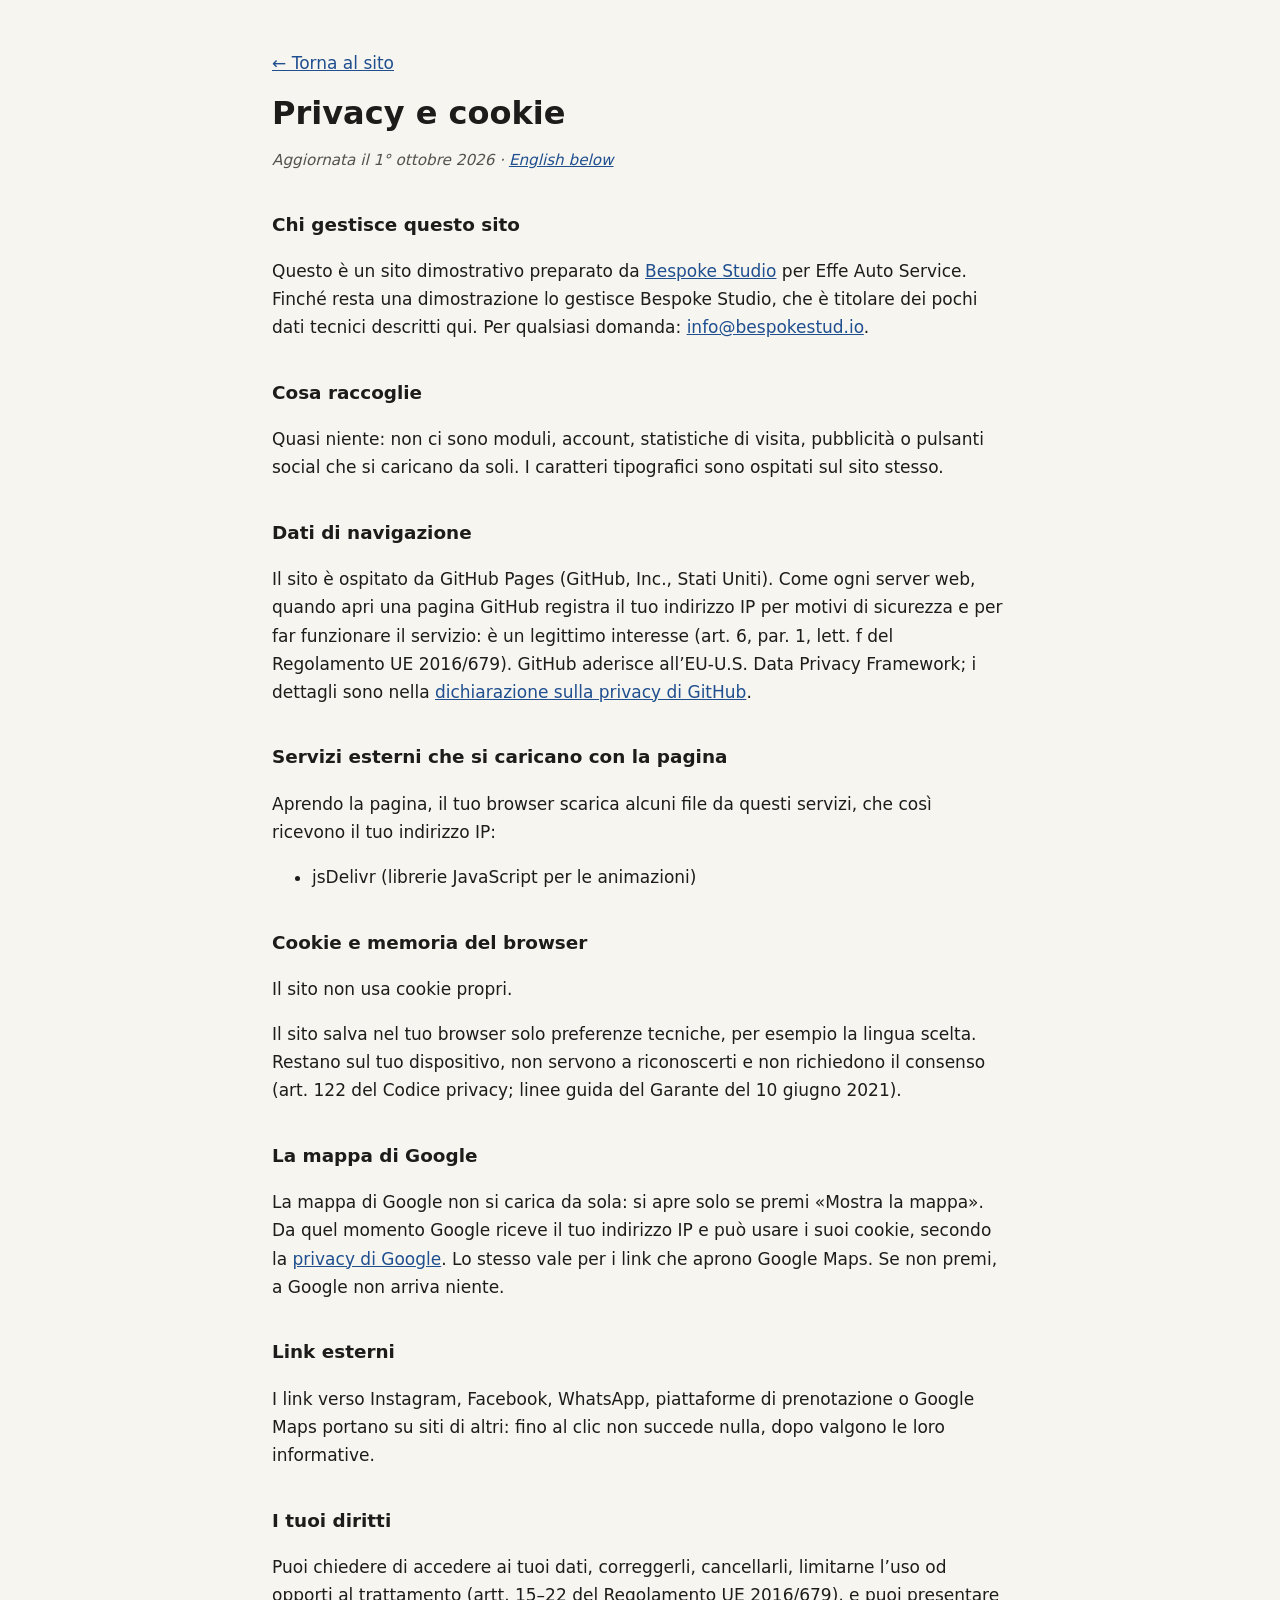
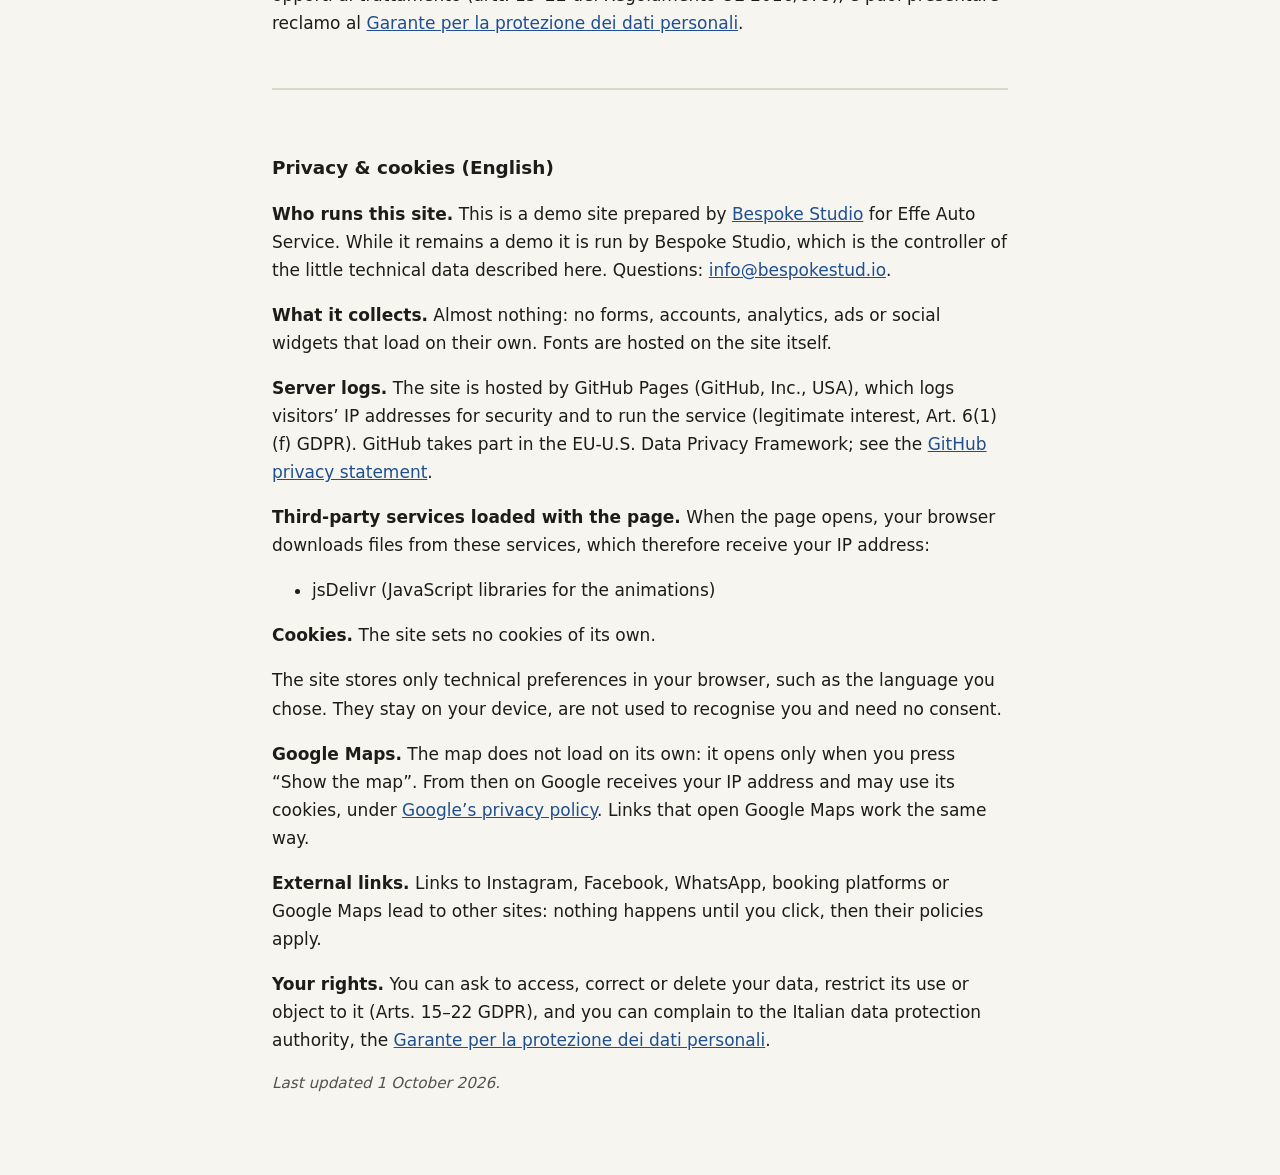
<file: privacy.html>
<!DOCTYPE html>
<html lang="it">
<head>
  <meta charset="UTF-8">
  <meta name="viewport" content="width=device-width, initial-scale=1.0">
  <meta name="robots" content="noindex">
  <title>Privacy e cookie · Effe Auto Service</title>
  <meta name="description" content="Informativa privacy e cookie del sito Effe Auto Service.">
  <style>
    body { margin: 0; background: #f7f5f0; color: #1d1c1a; font: 17px/1.65 system-ui, -apple-system, "Segoe UI", Roboto, sans-serif; }
    main { max-width: 46rem; margin: 0 auto; padding: 32px 20px 64px; }
    h1 { font-size: 2rem; line-height: 1.2; margin: 0.4em 0 0.2em; }
    h2 { font-size: 1.15rem; margin: 2em 0 0.4em; }
    a { color: #1f4f8f; }
    .data { color: #55524c; font-style: italic; font-size: 0.95rem; }
    .en { margin-top: 3em; padding-top: 1.5em; border-top: 2px solid #ddd8cc; }
    code { font-size: 0.9em; background: #ebe7dc; padding: 0 4px; border-radius: 3px; }
  </style>
</head>
<body>
<main>
  <p><a href="index.html">← Torna al sito</a></p>
  <h1>Privacy e cookie</h1>
  <p class="data">Aggiornata il 1° ottobre 2026 · <a href="#english" lang="en">English below</a></p>
  <h2>Chi gestisce questo sito</h2>
  <p>Questo è un sito dimostrativo preparato da <a href="https://bespokestud.io" rel="noopener">Bespoke Studio</a> per Effe Auto Service. Finché resta una dimostrazione lo gestisce Bespoke Studio, che è titolare dei pochi dati tecnici descritti qui. Per qualsiasi domanda: <a href="mailto:info@bespokestud.io">info@bespokestud.io</a>.</p>
  <h2>Cosa raccoglie</h2>
  <p>Quasi niente: non ci sono moduli, account, statistiche di visita, pubblicità o pulsanti social che si caricano da soli. I caratteri tipografici sono ospitati sul sito stesso.</p>
  <h2>Dati di navigazione</h2>
  <p>Il sito è ospitato da GitHub Pages (GitHub, Inc., Stati Uniti). Come ogni server web, quando apri una pagina GitHub registra il tuo indirizzo IP per motivi di sicurezza e per far funzionare il servizio: è un legittimo interesse (art. 6, par. 1, lett. f del Regolamento UE 2016/679). GitHub aderisce all’EU-U.S. Data Privacy Framework; i dettagli sono nella <a href="https://docs.github.com/site-policy/privacy-policies/github-general-privacy-statement" rel="noopener">dichiarazione sulla privacy di GitHub</a>.</p>
  <h2>Servizi esterni che si caricano con la pagina</h2>
  <p>Aprendo la pagina, il tuo browser scarica alcuni file da questi servizi, che così ricevono il tuo indirizzo IP:</p>
  <ul><li>jsDelivr (librerie JavaScript per le animazioni)</li></ul>
  <h2>Cookie e memoria del browser</h2>
  <p>Il sito non usa cookie propri.</p>
  <p>Il sito salva nel tuo browser solo preferenze tecniche, per esempio la lingua scelta. Restano sul tuo dispositivo, non servono a riconoscerti e non richiedono il consenso (art. 122 del Codice privacy; linee guida del Garante del 10 giugno 2021).</p>
  <h2>La mappa di Google</h2>
  <p>La mappa di Google non si carica da sola: si apre solo se premi «Mostra la mappa». Da quel momento Google riceve il tuo indirizzo IP e può usare i suoi cookie, secondo la <a href="https://policies.google.com/privacy?hl=it" rel="noopener">privacy di Google</a>. Lo stesso vale per i link che aprono Google Maps. Se non premi, a Google non arriva niente.</p>
  <h2>Link esterni</h2>
  <p>I link verso Instagram, Facebook, WhatsApp, piattaforme di prenotazione o Google Maps portano su siti di altri: fino al clic non succede nulla, dopo valgono le loro informative.</p>
  
  <h2>I tuoi diritti</h2>
  <p>Puoi chiedere di accedere ai tuoi dati, correggerli, cancellarli, limitarne l’uso od opporti al trattamento (artt. 15–22 del Regolamento UE 2016/679), e puoi presentare reclamo al <a href="https://www.garanteprivacy.it" rel="noopener">Garante per la protezione dei dati personali</a>.</p>
  <div class="en" id="english" lang="en">
    <h2>Privacy &amp; cookies (English)</h2>
    <p><strong>Who runs this site.</strong> This is a demo site prepared by <a href="https://bespokestud.io" rel="noopener">Bespoke Studio</a> for Effe Auto Service. While it remains a demo it is run by Bespoke Studio, which is the controller of the little technical data described here. Questions: <a href="mailto:info@bespokestud.io">info@bespokestud.io</a>.</p>
    <p><strong>What it collects.</strong> Almost nothing: no forms, accounts, analytics, ads or social widgets that load on their own. Fonts are hosted on the site itself.</p>
    <p><strong>Server logs.</strong> The site is hosted by GitHub Pages (GitHub, Inc., USA), which logs visitors’ IP addresses for security and to run the service (legitimate interest, Art. 6(1)(f) GDPR). GitHub takes part in the EU-U.S. Data Privacy Framework; see the <a href="https://docs.github.com/site-policy/privacy-policies/github-general-privacy-statement" rel="noopener">GitHub privacy statement</a>.</p>
    <p><strong>Third-party services loaded with the page.</strong> When the page opens, your browser downloads files from these services, which therefore receive your IP address:</p><ul><li>jsDelivr (JavaScript libraries for the animations)</li></ul>
    <p><strong>Cookies.</strong> The site sets no cookies of its own.</p>
    <p>The site stores only technical preferences in your browser, such as the language you chose. They stay on your device, are not used to recognise you and need no consent.</p>
    <p><strong>Google Maps.</strong> The map does not load on its own: it opens only when you press “Show the map”. From then on Google receives your IP address and may use its cookies, under <a href="https://policies.google.com/privacy?hl=en" rel="noopener">Google’s privacy policy</a>. Links that open Google Maps work the same way.</p>
    <p><strong>External links.</strong> Links to Instagram, Facebook, WhatsApp, booking platforms or Google Maps lead to other sites: nothing happens until you click, then their policies apply.</p>
    
    <p><strong>Your rights.</strong> You can ask to access, correct or delete your data, restrict its use or object to it (Arts. 15–22 GDPR), and you can complain to the Italian data protection authority, the <a href="https://www.garanteprivacy.it" rel="noopener">Garante per la protezione dei dati personali</a>.</p>
    <p class="data">Last updated 1 October 2026.</p>
  </div>
</main>
</body>
</html>
</file>
